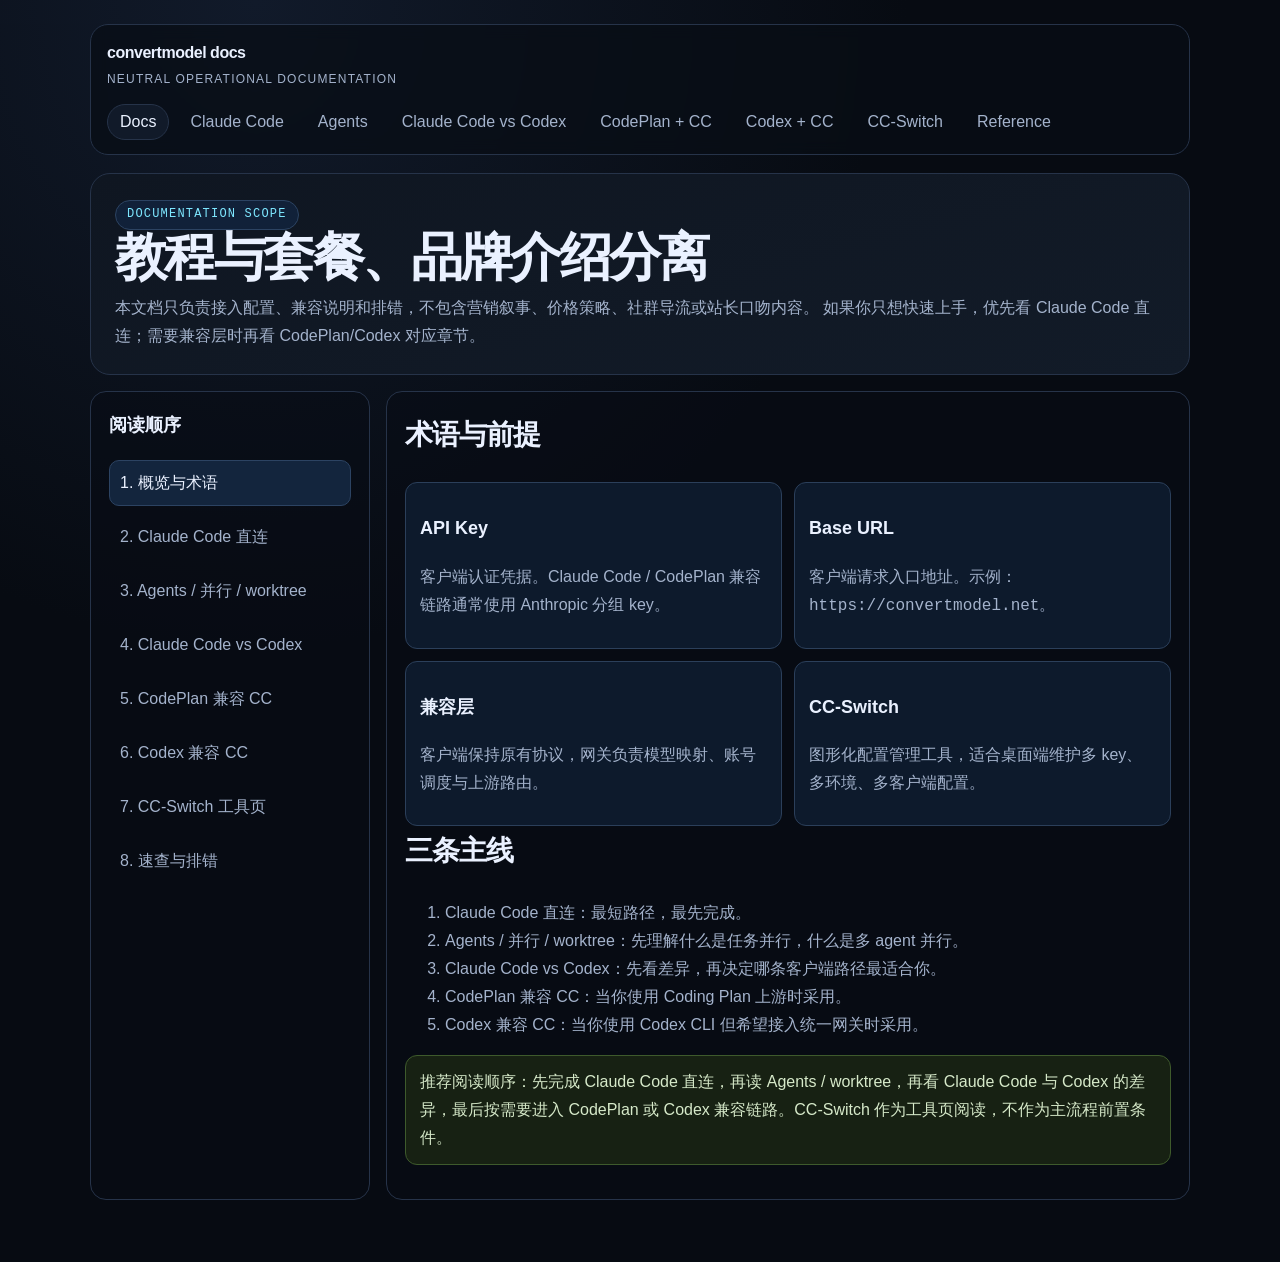
<file: index.html>
<!doctype html>
<html lang="zh-CN">
  <head>
    <meta charset="utf-8" />
    <meta http-equiv="refresh" content="0; url=./docs/" />
    <meta name="viewport" content="width=device-width, initial-scale=1" />
    <title>convertmodel docs</title>
  </head>
  <body>
    <p>Redirecting to <a href="./docs/">./docs/</a> ...</p>
  </body>
</html>
</file>
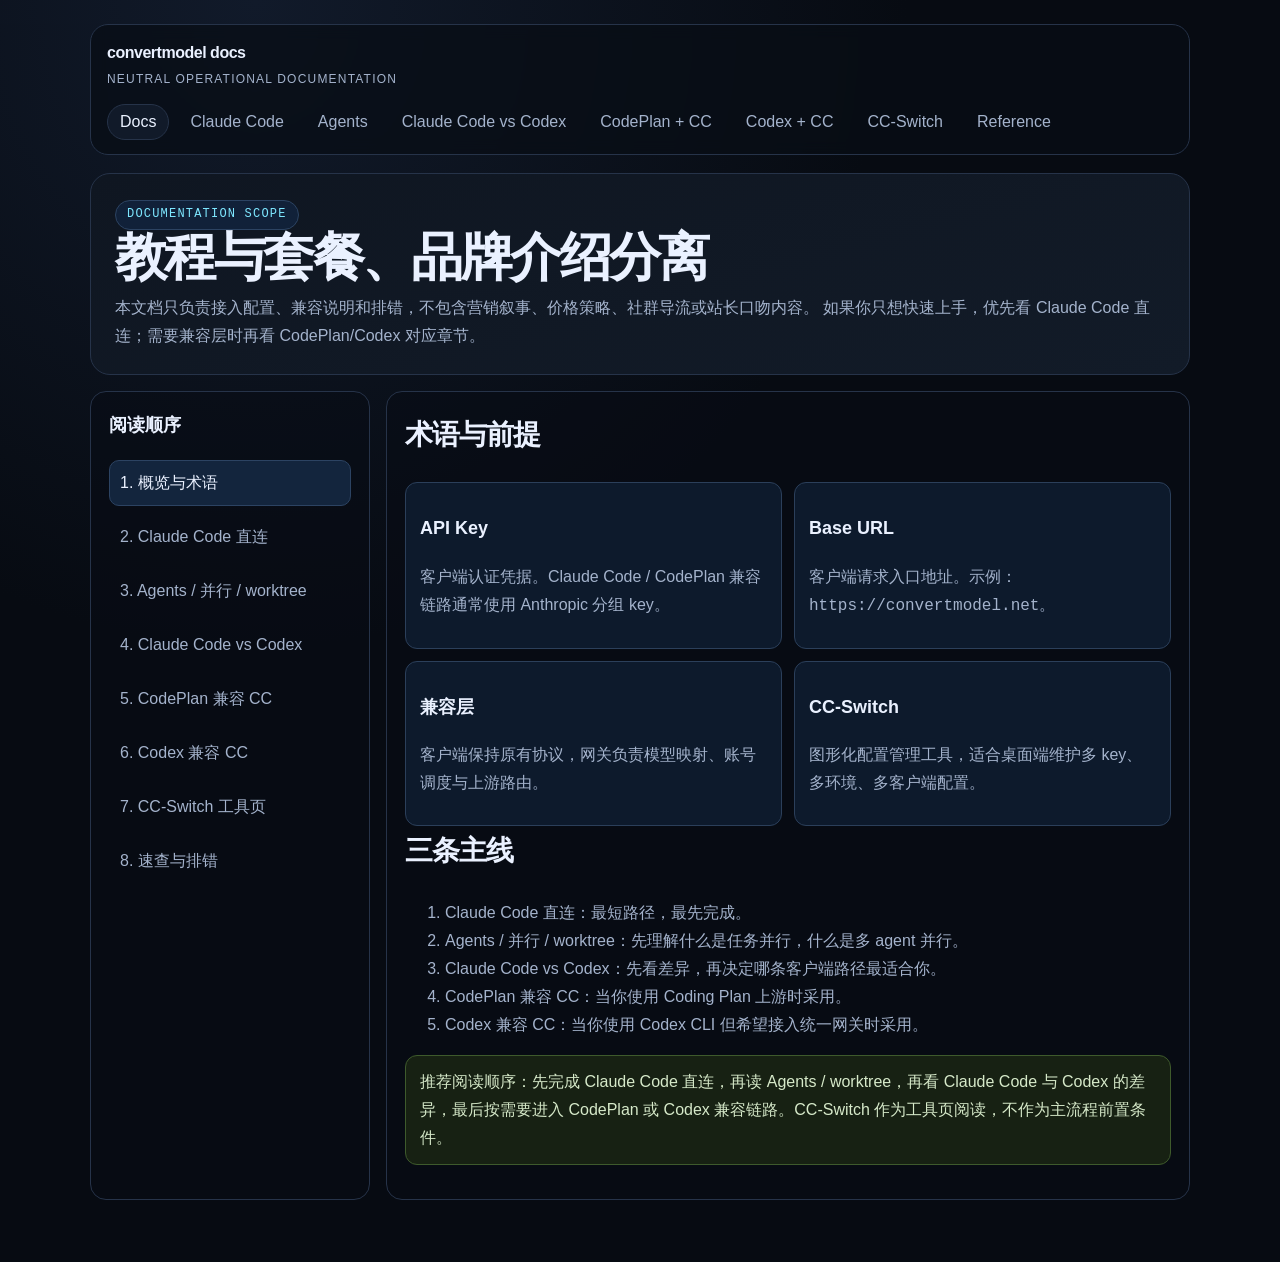
<file: docs/index.html>
<!doctype html>
<html lang="zh-CN">
  <head>
    <meta charset="utf-8" />
    <meta name="viewport" content="width=device-width, initial-scale=1" />
    <title>Docs / 概览</title>
    <link rel="stylesheet" href="../assets/styles.css" />
  </head>
  <body>
    <main class="wrap">
      <header class="top">
        <div class="brand">
          <strong>convertmodel docs</strong>
          <span>neutral operational documentation</span>
        </div>
        <nav class="nav">
          <a class="active" href="./">Docs</a>
          <a href="./claude-code/">Claude Code</a>
          <a href="./agents/">Agents</a>
          <a href="./claude-code-vs-codex/">Claude Code vs Codex</a>
          <a href="./codeplan-compatible-cc/">CodePlan + CC</a>
          <a href="./codex-compatible-cc/">Codex + CC</a>
          <a href="./cc-switch/">CC-Switch</a>
          <a href="./reference/">Reference</a>
        </nav>
      </header>

      <section class="hero">
        <div class="kicker">Documentation Scope</div>
        <h1>教程与套餐、品牌介绍分离</h1>
        <p class="sub">
          本文档只负责接入配置、兼容说明和排错，不包含营销叙事、价格策略、社群导流或站长口吻内容。
          如果你只想快速上手，优先看 Claude Code 直连；需要兼容层时再看 CodePlan/Codex 对应章节。
        </p>
      </section>

      <section class="grid">
        <aside class="toc">
          <h3>阅读顺序</h3>
          <ul>
            <li><a class="active" href="./">1. 概览与术语</a></li>
            <li><a href="./claude-code/">2. Claude Code 直连</a></li>
            <li><a href="./agents/">3. Agents / 并行 / worktree</a></li>
            <li><a href="./claude-code-vs-codex/">4. Claude Code vs Codex</a></li>
            <li><a href="./codeplan-compatible-cc/">5. CodePlan 兼容 CC</a></li>
            <li><a href="./codex-compatible-cc/">6. Codex 兼容 CC</a></li>
            <li><a href="./cc-switch/">7. CC-Switch 工具页</a></li>
            <li><a href="./reference/">8. 速查与排错</a></li>
          </ul>
        </aside>
        <article class="content">
          <h2>术语与前提</h2>
          <div class="split">
            <section class="box">
              <h3>API Key</h3>
              <p>客户端认证凭据。Claude Code / CodePlan 兼容链路通常使用 Anthropic 分组 key。</p>
            </section>
            <section class="box">
              <h3>Base URL</h3>
              <p>客户端请求入口地址。示例：<code>https://convertmodel.net</code>。</p>
            </section>
            <section class="box">
              <h3>兼容层</h3>
              <p>客户端保持原有协议，网关负责模型映射、账号调度与上游路由。</p>
            </section>
            <section class="box">
              <h3>CC-Switch</h3>
              <p>图形化配置管理工具，适合桌面端维护多 key、多环境、多客户端配置。</p>
            </section>
          </div>
          <h2>三条主线</h2>
          <ol>
            <li>Claude Code 直连：最短路径，最先完成。</li>
            <li>Agents / 并行 / worktree：先理解什么是任务并行，什么是多 agent 并行。</li>
            <li>Claude Code vs Codex：先看差异，再决定哪条客户端路径最适合你。</li>
            <li>CodePlan 兼容 CC：当你使用 Coding Plan 上游时采用。</li>
            <li>Codex 兼容 CC：当你使用 Codex CLI 但希望接入统一网关时采用。</li>
          </ol>
          <p class="note">
            推荐阅读顺序：先完成 Claude Code 直连，再读 Agents / worktree，再看 Claude Code 与 Codex 的差异，最后按需要进入 CodePlan 或 Codex 兼容链路。CC-Switch 作为工具页阅读，不作为主流程前置条件。
          </p>
        </article>
      </section>
    </main>
  </body>
</html>
</file>
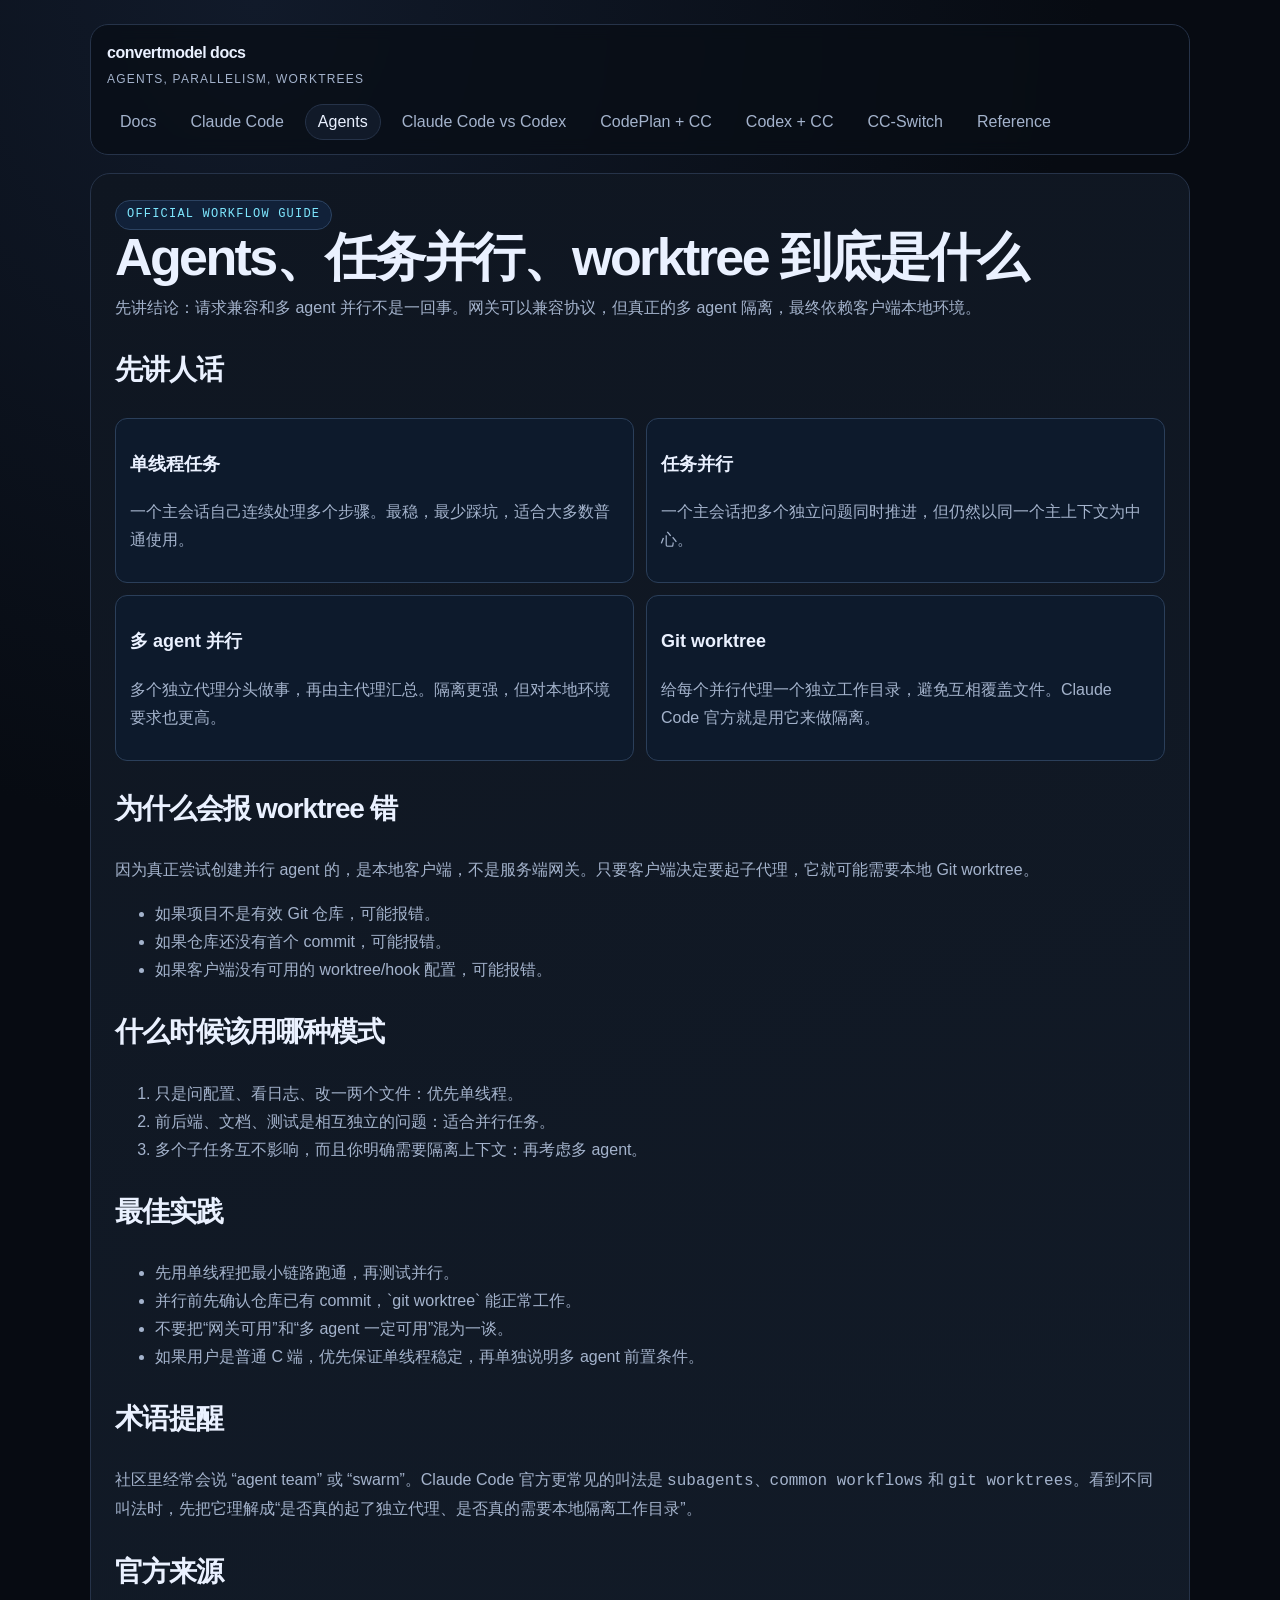
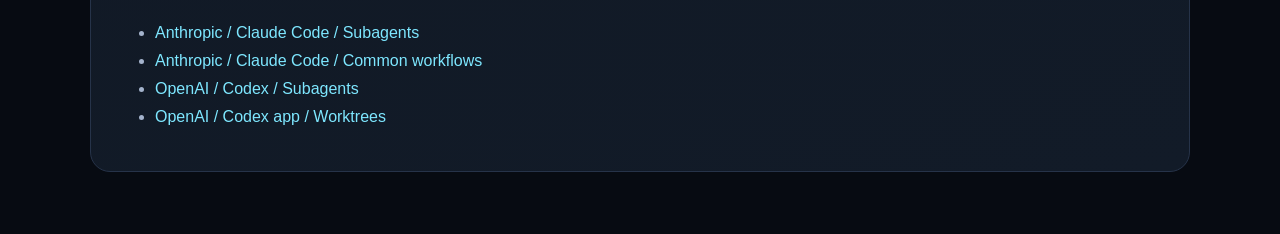
<file: docs/agents/index.html>
<!doctype html>
<html lang="zh-CN">
  <head>
    <meta charset="utf-8" />
    <meta name="viewport" content="width=device-width, initial-scale=1" />
    <title>Docs / Agents 与并行</title>
    <link rel="stylesheet" href="../../assets/styles.css" />
  </head>
  <body>
    <main class="wrap">
      <header class="top">
        <div class="brand">
          <strong>convertmodel docs</strong>
          <span>agents, parallelism, worktrees</span>
        </div>
        <nav class="nav">
          <a href="../">Docs</a>
          <a href="../claude-code/">Claude Code</a>
          <a class="active" href="../agents/">Agents</a>
          <a href="../claude-code-vs-codex/">Claude Code vs Codex</a>
          <a href="../codeplan-compatible-cc/">CodePlan + CC</a>
          <a href="../codex-compatible-cc/">Codex + CC</a>
          <a href="../cc-switch/">CC-Switch</a>
          <a href="../reference/">Reference</a>
        </nav>
      </header>

      <section class="panel">
        <div class="kicker">Official Workflow Guide</div>
        <h1>Agents、任务并行、worktree 到底是什么</h1>
        <p class="sub">
          先讲结论：请求兼容和多 agent 并行不是一回事。网关可以兼容协议，但真正的多 agent 隔离，最终依赖客户端本地环境。
        </p>

        <h2>先讲人话</h2>
        <div class="split">
          <section class="box">
            <h3>单线程任务</h3>
            <p>一个主会话自己连续处理多个步骤。最稳，最少踩坑，适合大多数普通使用。</p>
          </section>
          <section class="box">
            <h3>任务并行</h3>
            <p>一个主会话把多个独立问题同时推进，但仍然以同一个主上下文为中心。</p>
          </section>
          <section class="box">
            <h3>多 agent 并行</h3>
            <p>多个独立代理分头做事，再由主代理汇总。隔离更强，但对本地环境要求也更高。</p>
          </section>
          <section class="box">
            <h3>Git worktree</h3>
            <p>给每个并行代理一个独立工作目录，避免互相覆盖文件。Claude Code 官方就是用它来做隔离。</p>
          </section>
        </div>

        <h2>为什么会报 worktree 错</h2>
        <p>
          因为真正尝试创建并行 agent 的，是本地客户端，不是服务端网关。只要客户端决定要起子代理，它就可能需要本地 Git worktree。
        </p>
        <ul>
          <li>如果项目不是有效 Git 仓库，可能报错。</li>
          <li>如果仓库还没有首个 commit，可能报错。</li>
          <li>如果客户端没有可用的 worktree/hook 配置，可能报错。</li>
        </ul>

        <h2>什么时候该用哪种模式</h2>
        <ol>
          <li>只是问配置、看日志、改一两个文件：优先单线程。</li>
          <li>前后端、文档、测试是相互独立的问题：适合并行任务。</li>
          <li>多个子任务互不影响，而且你明确需要隔离上下文：再考虑多 agent。</li>
        </ol>

        <h2>最佳实践</h2>
        <ul>
          <li>先用单线程把最小链路跑通，再测试并行。</li>
          <li>并行前先确认仓库已有 commit，`git worktree` 能正常工作。</li>
          <li>不要把“网关可用”和“多 agent 一定可用”混为一谈。</li>
          <li>如果用户是普通 C 端，优先保证单线程稳定，再单独说明多 agent 前置条件。</li>
        </ul>

        <h2>术语提醒</h2>
        <p>
          社区里经常会说 “agent team” 或 “swarm”。Claude Code 官方更常见的叫法是 <code>subagents</code>、<code>common workflows</code> 和 <code>git worktrees</code>。看到不同叫法时，先把它理解成“是否真的起了独立代理、是否真的需要本地隔离工作目录”。
        </p>

        <h2>官方来源</h2>
        <ul>
          <li><a href="https://docs.anthropic.com/en/docs/claude-code/sub-agents">Anthropic / Claude Code / Subagents</a></li>
          <li><a href="https://docs.anthropic.com/en/docs/claude-code/common-workflows">Anthropic / Claude Code / Common workflows</a></li>
          <li><a href="https://developers.openai.com/codex/concepts/subagents">OpenAI / Codex / Subagents</a></li>
          <li><a href="https://developers.openai.com/codex/app/worktrees">OpenAI / Codex app / Worktrees</a></li>
        </ul>
      </section>
    </main>
  </body>
</html>
</file>
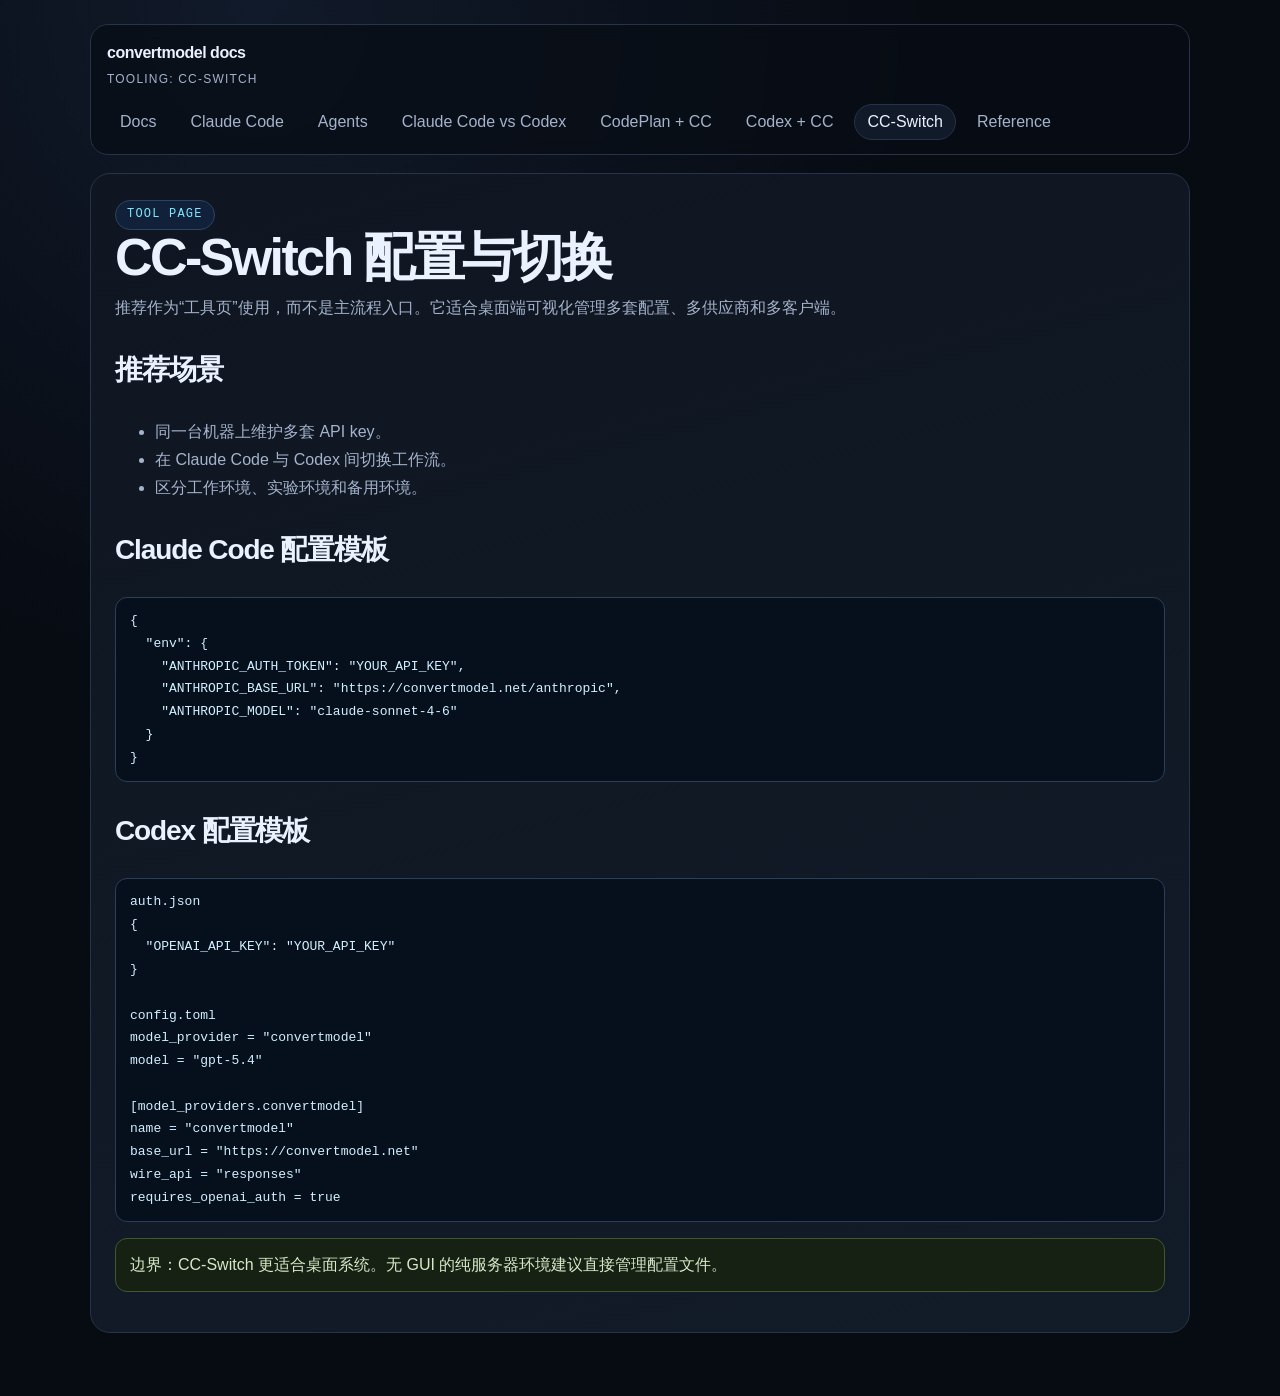
<file: docs/cc-switch/index.html>
<!doctype html>
<html lang="zh-CN">
  <head>
    <meta charset="utf-8" />
    <meta name="viewport" content="width=device-width, initial-scale=1" />
    <title>Docs / CC-Switch</title>
    <link rel="stylesheet" href="../../assets/styles.css" />
  </head>
  <body>
    <main class="wrap">
      <header class="top">
        <div class="brand">
          <strong>convertmodel docs</strong>
          <span>tooling: cc-switch</span>
        </div>
        <nav class="nav">
          <a href="../">Docs</a>
          <a href="../claude-code/">Claude Code</a>
          <a href="../agents/">Agents</a>
          <a href="../claude-code-vs-codex/">Claude Code vs Codex</a>
          <a href="../codeplan-compatible-cc/">CodePlan + CC</a>
          <a href="../codex-compatible-cc/">Codex + CC</a>
          <a class="active" href="../cc-switch/">CC-Switch</a>
          <a href="../reference/">Reference</a>
        </nav>
      </header>

      <section class="panel">
        <div class="kicker">Tool Page</div>
        <h1>CC-Switch 配置与切换</h1>
        <p class="sub">
          推荐作为“工具页”使用，而不是主流程入口。它适合桌面端可视化管理多套配置、多供应商和多客户端。
        </p>

        <h2>推荐场景</h2>
        <ul>
          <li>同一台机器上维护多套 API key。</li>
          <li>在 Claude Code 与 Codex 间切换工作流。</li>
          <li>区分工作环境、实验环境和备用环境。</li>
        </ul>

        <h2>Claude Code 配置模板</h2>
        <pre>{
  "env": {
    "ANTHROPIC_AUTH_TOKEN": "YOUR_API_KEY",
    "ANTHROPIC_BASE_URL": "https://convertmodel.net/anthropic",
    "ANTHROPIC_MODEL": "claude-sonnet-4-6"
  }
}</pre>

        <h2>Codex 配置模板</h2>
        <pre>auth.json
{
  "OPENAI_API_KEY": "YOUR_API_KEY"
}

config.toml
model_provider = "convertmodel"
model = "gpt-5.4"

[model_providers.convertmodel]
name = "convertmodel"
base_url = "https://convertmodel.net"
wire_api = "responses"
requires_openai_auth = true</pre>

        <p class="note">边界：CC-Switch 更适合桌面系统。无 GUI 的纯服务器环境建议直接管理配置文件。</p>
      </section>
    </main>
  </body>
</html>
</file>
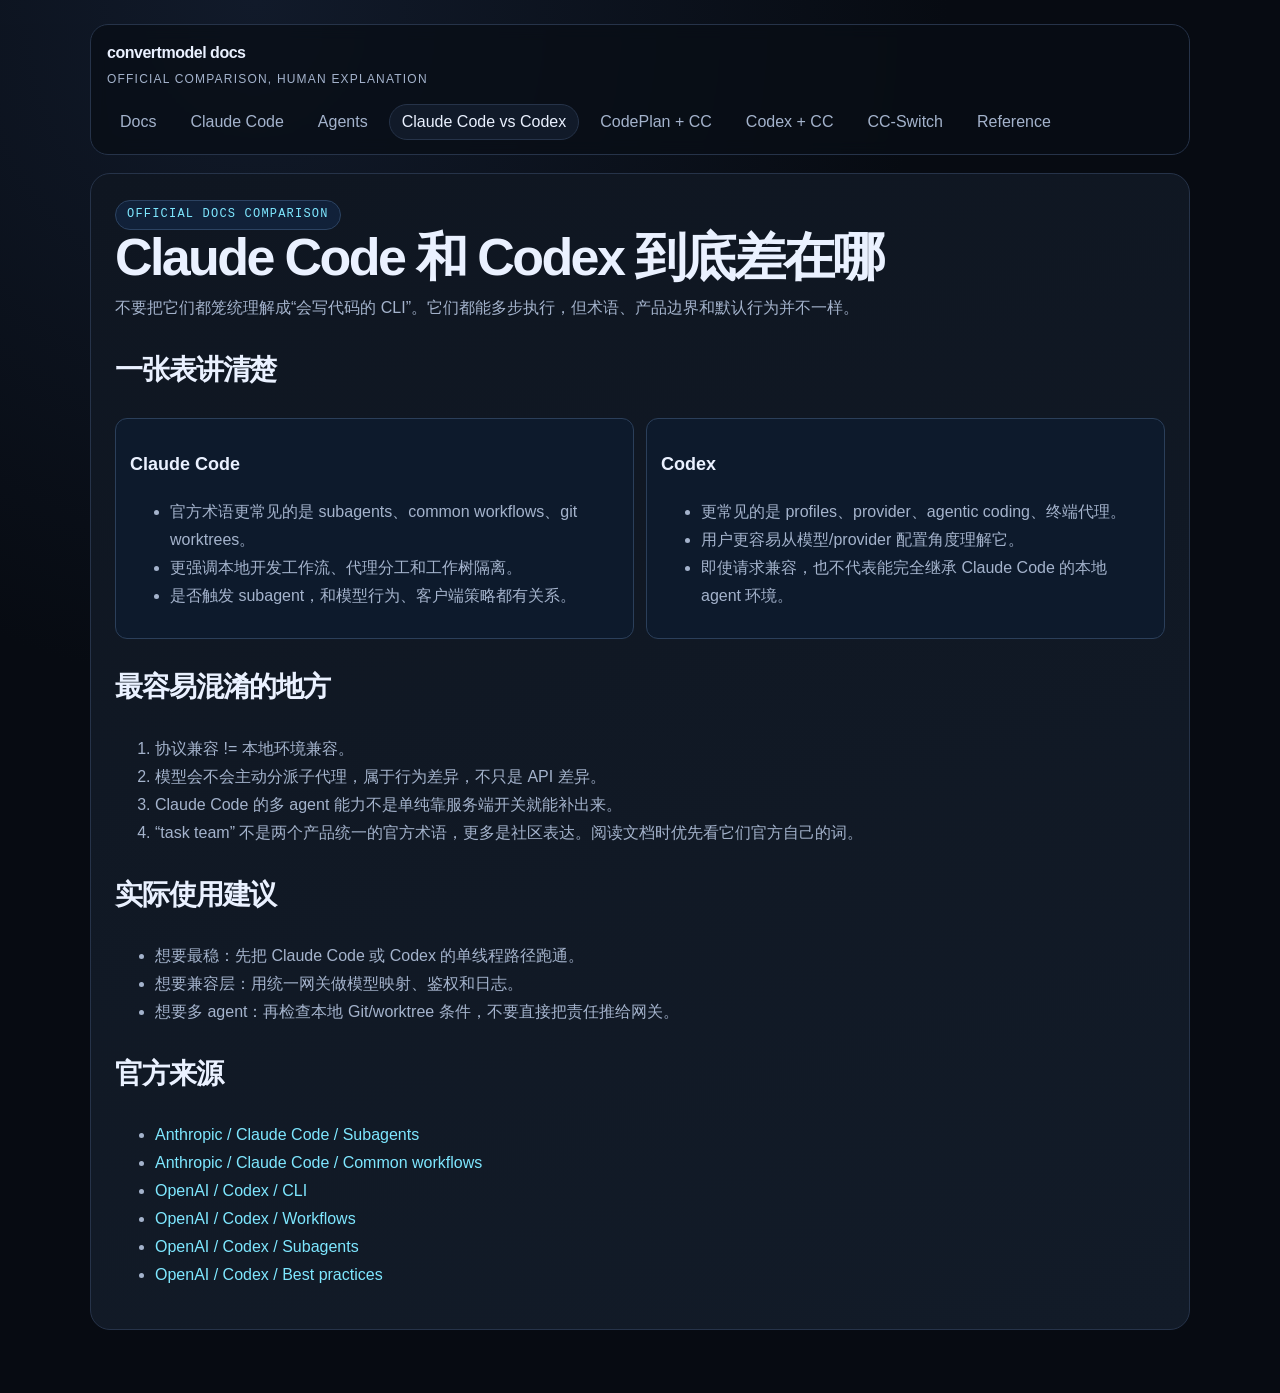
<file: docs/claude-code-vs-codex/index.html>
<!doctype html>
<html lang="zh-CN">
  <head>
    <meta charset="utf-8" />
    <meta name="viewport" content="width=device-width, initial-scale=1" />
    <title>Docs / Claude Code vs Codex</title>
    <link rel="stylesheet" href="../../assets/styles.css" />
  </head>
  <body>
    <main class="wrap">
      <header class="top">
        <div class="brand">
          <strong>convertmodel docs</strong>
          <span>official comparison, human explanation</span>
        </div>
        <nav class="nav">
          <a href="../">Docs</a>
          <a href="../claude-code/">Claude Code</a>
          <a href="../agents/">Agents</a>
          <a class="active" href="../claude-code-vs-codex/">Claude Code vs Codex</a>
          <a href="../codeplan-compatible-cc/">CodePlan + CC</a>
          <a href="../codex-compatible-cc/">Codex + CC</a>
          <a href="../cc-switch/">CC-Switch</a>
          <a href="../reference/">Reference</a>
        </nav>
      </header>

      <section class="panel">
        <div class="kicker">Official Docs Comparison</div>
        <h1>Claude Code 和 Codex 到底差在哪</h1>
        <p class="sub">
          不要把它们都笼统理解成“会写代码的 CLI”。它们都能多步执行，但术语、产品边界和默认行为并不一样。
        </p>

        <h2>一张表讲清楚</h2>
        <div class="split">
          <section class="box">
            <h3>Claude Code</h3>
            <ul>
              <li>官方术语更常见的是 subagents、common workflows、git worktrees。</li>
              <li>更强调本地开发工作流、代理分工和工作树隔离。</li>
              <li>是否触发 subagent，和模型行为、客户端策略都有关系。</li>
            </ul>
          </section>
          <section class="box">
            <h3>Codex</h3>
            <ul>
              <li>更常见的是 profiles、provider、agentic coding、终端代理。</li>
              <li>用户更容易从模型/provider 配置角度理解它。</li>
              <li>即使请求兼容，也不代表能完全继承 Claude Code 的本地 agent 环境。</li>
            </ul>
          </section>
        </div>

        <h2>最容易混淆的地方</h2>
        <ol>
          <li>协议兼容 != 本地环境兼容。</li>
          <li>模型会不会主动分派子代理，属于行为差异，不只是 API 差异。</li>
          <li>Claude Code 的多 agent 能力不是单纯靠服务端开关就能补出来。</li>
          <li>“task team” 不是两个产品统一的官方术语，更多是社区表达。阅读文档时优先看它们官方自己的词。</li>
        </ol>

        <h2>实际使用建议</h2>
        <ul>
          <li>想要最稳：先把 Claude Code 或 Codex 的单线程路径跑通。</li>
          <li>想要兼容层：用统一网关做模型映射、鉴权和日志。</li>
          <li>想要多 agent：再检查本地 Git/worktree 条件，不要直接把责任推给网关。</li>
        </ul>

        <h2>官方来源</h2>
        <ul>
          <li><a href="https://docs.anthropic.com/en/docs/claude-code/sub-agents">Anthropic / Claude Code / Subagents</a></li>
          <li><a href="https://docs.anthropic.com/en/docs/claude-code/common-workflows">Anthropic / Claude Code / Common workflows</a></li>
          <li><a href="https://developers.openai.com/codex/cli">OpenAI / Codex / CLI</a></li>
          <li><a href="https://developers.openai.com/codex/workflows">OpenAI / Codex / Workflows</a></li>
          <li><a href="https://developers.openai.com/codex/concepts/subagents">OpenAI / Codex / Subagents</a></li>
          <li><a href="https://developers.openai.com/codex/learn/best-practices">OpenAI / Codex / Best practices</a></li>
        </ul>
      </section>
    </main>
  </body>
</html>
</file>
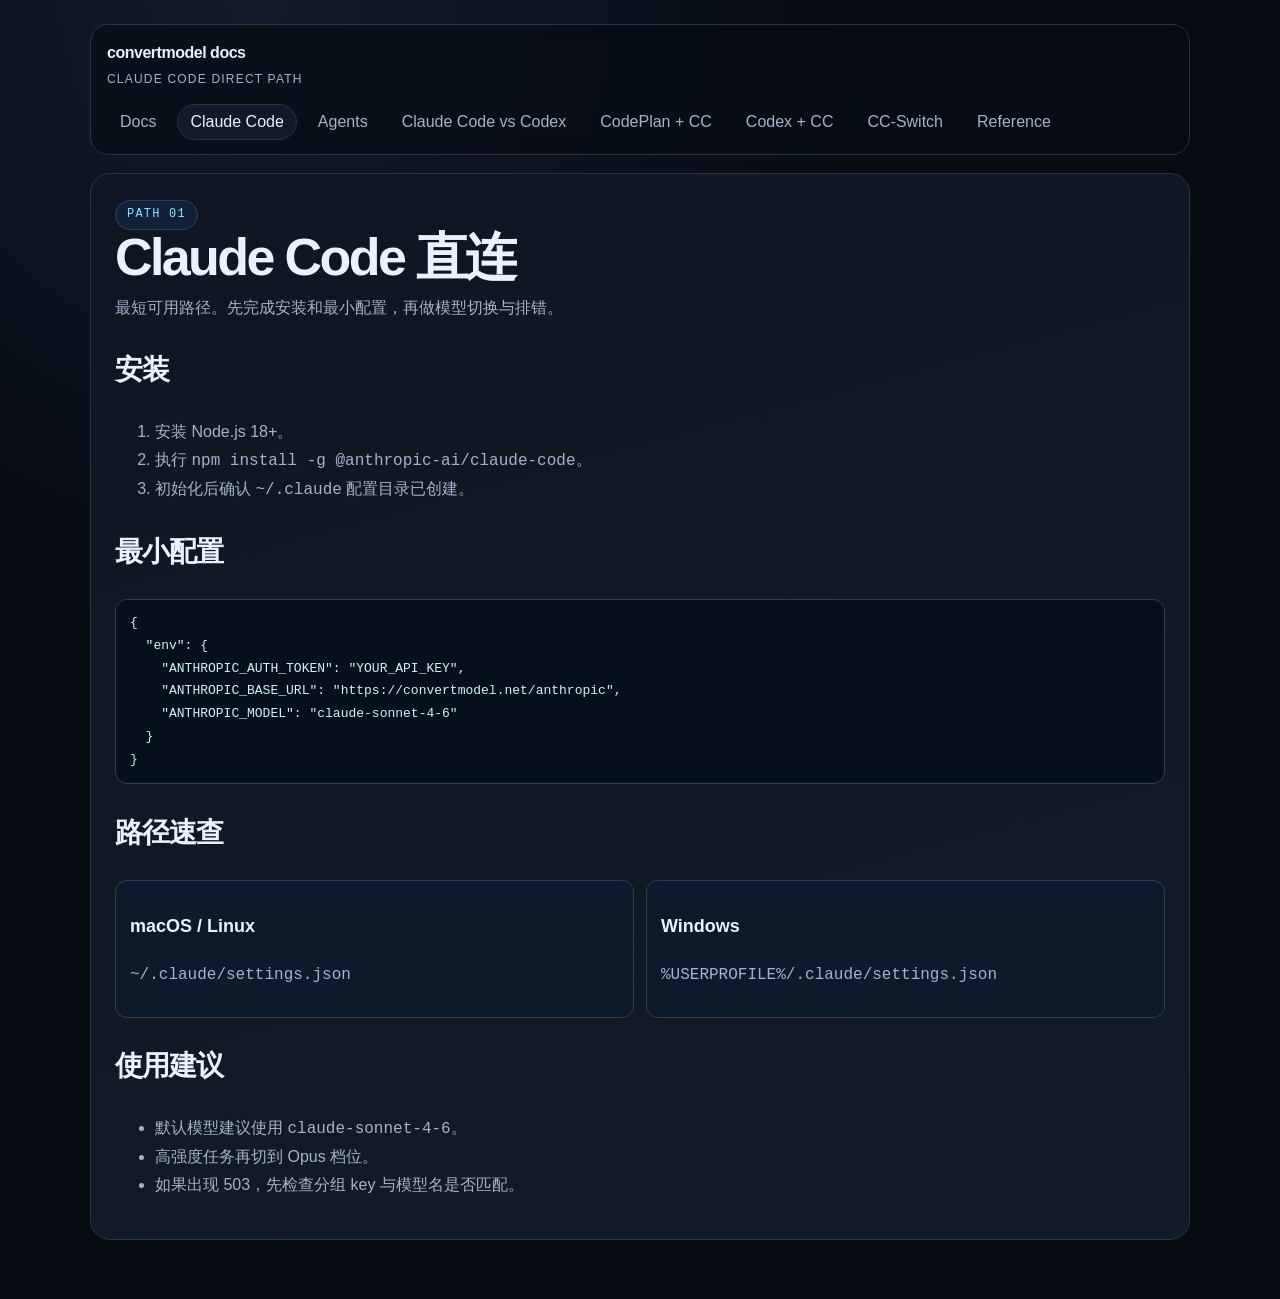
<file: docs/claude-code/index.html>
<!doctype html>
<html lang="zh-CN">
  <head>
    <meta charset="utf-8" />
    <meta name="viewport" content="width=device-width, initial-scale=1" />
    <title>Docs / Claude Code 直连</title>
    <link rel="stylesheet" href="../../assets/styles.css" />
  </head>
  <body>
    <main class="wrap">
      <header class="top">
        <div class="brand">
          <strong>convertmodel docs</strong>
          <span>claude code direct path</span>
        </div>
        <nav class="nav">
          <a href="../">Docs</a>
          <a class="active" href="../claude-code/">Claude Code</a>
          <a href="../agents/">Agents</a>
          <a href="../claude-code-vs-codex/">Claude Code vs Codex</a>
          <a href="../codeplan-compatible-cc/">CodePlan + CC</a>
          <a href="../codex-compatible-cc/">Codex + CC</a>
          <a href="../cc-switch/">CC-Switch</a>
          <a href="../reference/">Reference</a>
        </nav>
      </header>

      <section class="panel">
        <div class="kicker">Path 01</div>
        <h1>Claude Code 直连</h1>
        <p class="sub">最短可用路径。先完成安装和最小配置，再做模型切换与排错。</p>

        <h2>安装</h2>
        <ol>
          <li>安装 Node.js 18+。</li>
          <li>执行 <code>npm install -g @anthropic-ai/claude-code</code>。</li>
          <li>初始化后确认 <code>~/.claude</code> 配置目录已创建。</li>
        </ol>

        <h2>最小配置</h2>
        <pre>{
  "env": {
    "ANTHROPIC_AUTH_TOKEN": "YOUR_API_KEY",
    "ANTHROPIC_BASE_URL": "https://convertmodel.net/anthropic",
    "ANTHROPIC_MODEL": "claude-sonnet-4-6"
  }
}</pre>

        <h2>路径速查</h2>
        <div class="split">
          <section class="box">
            <h3>macOS / Linux</h3>
            <p><code>~/.claude/settings.json</code></p>
          </section>
          <section class="box">
            <h3>Windows</h3>
            <p><code>%USERPROFILE%/.claude/settings.json</code></p>
          </section>
        </div>

        <h2>使用建议</h2>
        <ul>
          <li>默认模型建议使用 <code>claude-sonnet-4-6</code>。</li>
          <li>高强度任务再切到 Opus 档位。</li>
          <li>如果出现 503，先检查分组 key 与模型名是否匹配。</li>
        </ul>
      </section>
    </main>
  </body>
</html>
</file>
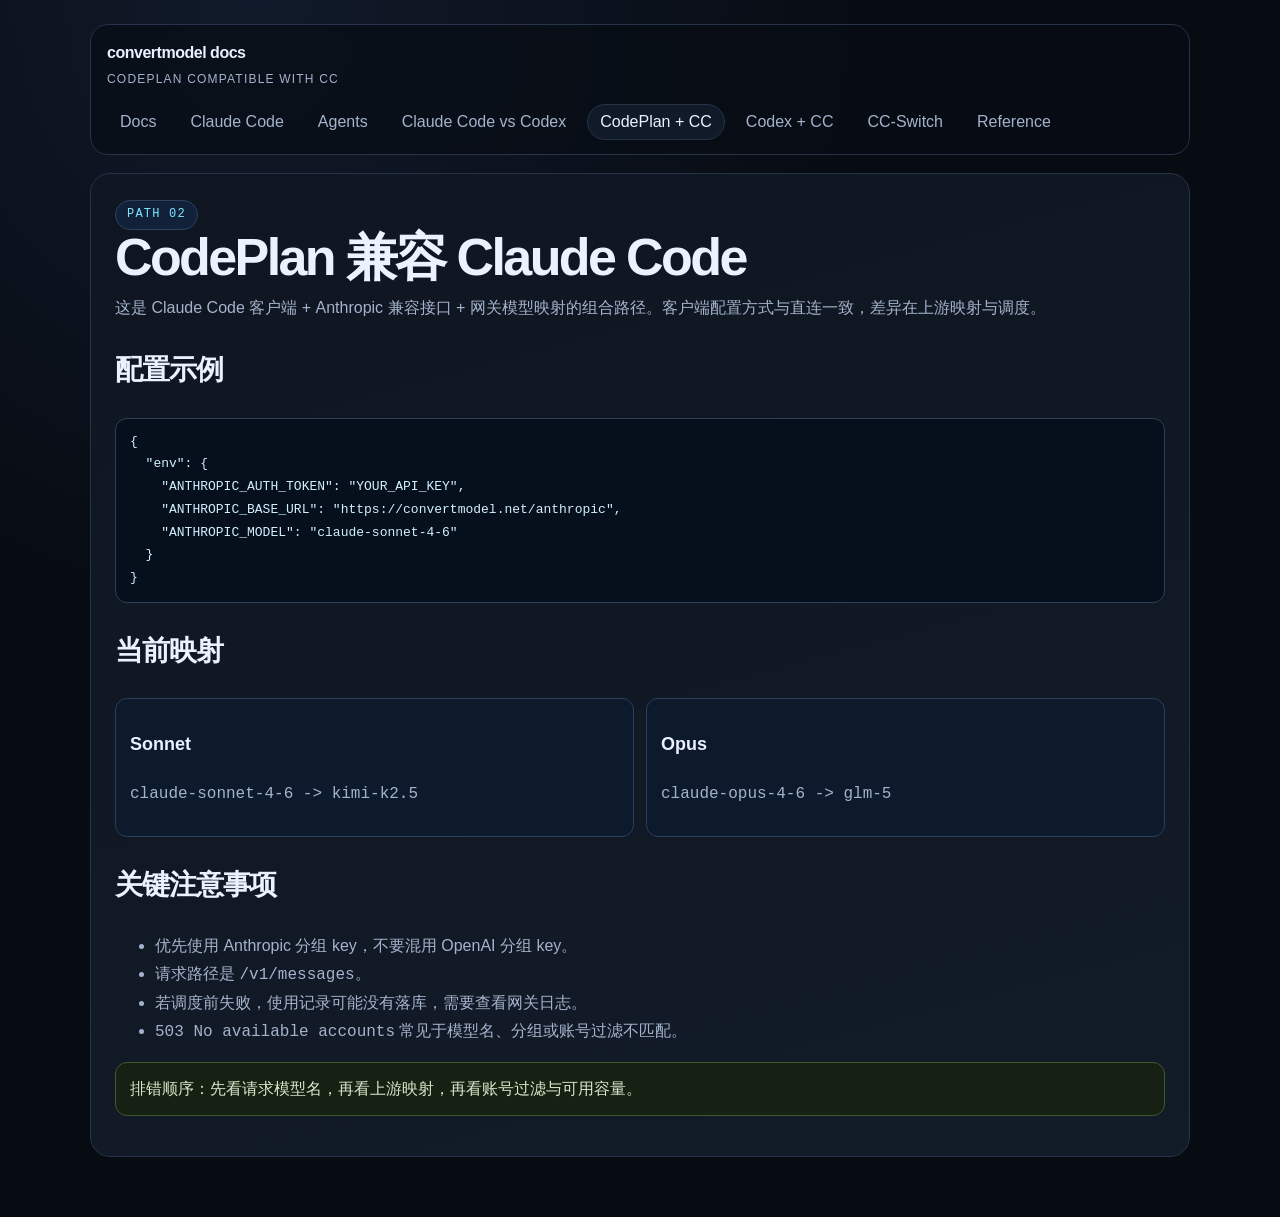
<file: docs/codeplan-compatible-cc/index.html>
<!doctype html>
<html lang="zh-CN">
  <head>
    <meta charset="utf-8" />
    <meta name="viewport" content="width=device-width, initial-scale=1" />
    <title>Docs / CodePlan 兼容 CC</title>
    <link rel="stylesheet" href="../../assets/styles.css" />
  </head>
  <body>
    <main class="wrap">
      <header class="top">
        <div class="brand">
          <strong>convertmodel docs</strong>
          <span>codeplan compatible with cc</span>
        </div>
        <nav class="nav">
          <a href="../">Docs</a>
          <a href="../claude-code/">Claude Code</a>
          <a href="../agents/">Agents</a>
          <a href="../claude-code-vs-codex/">Claude Code vs Codex</a>
          <a class="active" href="../codeplan-compatible-cc/">CodePlan + CC</a>
          <a href="../codex-compatible-cc/">Codex + CC</a>
          <a href="../cc-switch/">CC-Switch</a>
          <a href="../reference/">Reference</a>
        </nav>
      </header>

      <section class="panel">
        <div class="kicker">Path 02</div>
        <h1>CodePlan 兼容 Claude Code</h1>
        <p class="sub">
          这是 Claude Code 客户端 + Anthropic 兼容接口 + 网关模型映射的组合路径。客户端配置方式与直连一致，差异在上游映射与调度。
        </p>

        <h2>配置示例</h2>
        <pre>{
  "env": {
    "ANTHROPIC_AUTH_TOKEN": "YOUR_API_KEY",
    "ANTHROPIC_BASE_URL": "https://convertmodel.net/anthropic",
    "ANTHROPIC_MODEL": "claude-sonnet-4-6"
  }
}</pre>

        <h2>当前映射</h2>
        <div class="split">
          <section class="box">
            <h3>Sonnet</h3>
            <p><code>claude-sonnet-4-6 -> kimi-k2.5</code></p>
          </section>
          <section class="box">
            <h3>Opus</h3>
            <p><code>claude-opus-4-6 -> glm-5</code></p>
          </section>
        </div>

        <h2>关键注意事项</h2>
        <ul>
          <li>优先使用 Anthropic 分组 key，不要混用 OpenAI 分组 key。</li>
          <li>请求路径是 <code>/v1/messages</code>。</li>
          <li>若调度前失败，使用记录可能没有落库，需要查看网关日志。</li>
          <li><code>503 No available accounts</code> 常见于模型名、分组或账号过滤不匹配。</li>
        </ul>

        <p class="note">排错顺序：先看请求模型名，再看上游映射，再看账号过滤与可用容量。</p>
      </section>
    </main>
  </body>
</html>
</file>
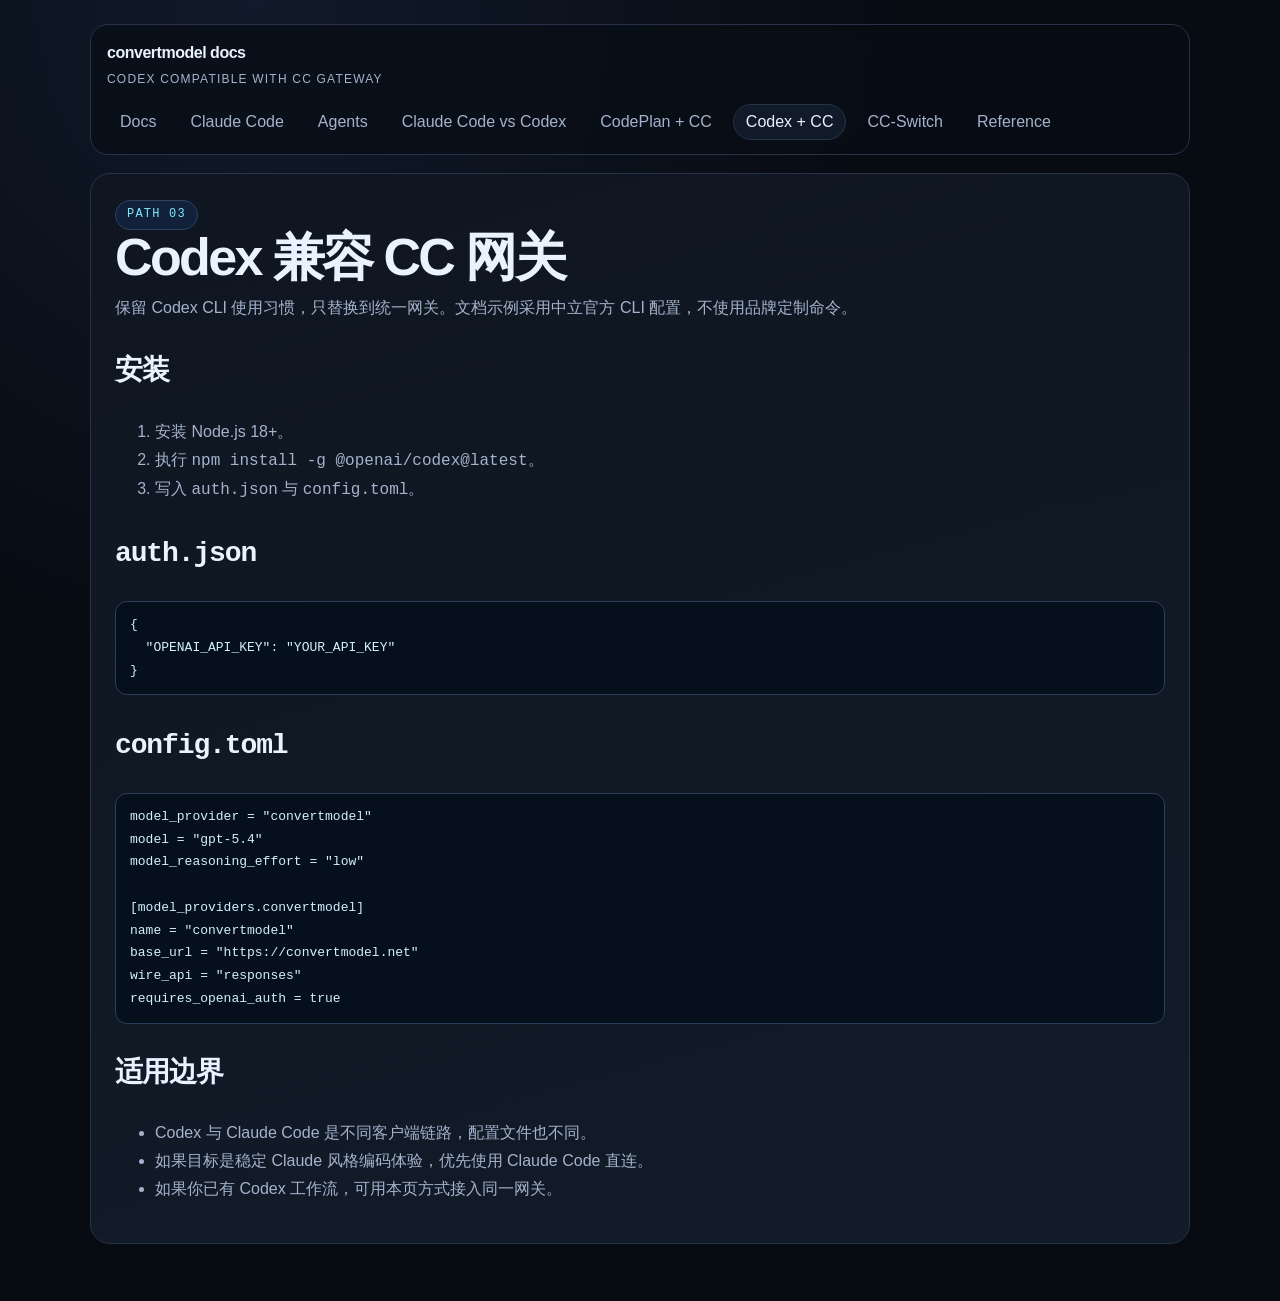
<file: docs/codex-compatible-cc/index.html>
<!doctype html>
<html lang="zh-CN">
  <head>
    <meta charset="utf-8" />
    <meta name="viewport" content="width=device-width, initial-scale=1" />
    <title>Docs / Codex 兼容 CC</title>
    <link rel="stylesheet" href="../../assets/styles.css" />
  </head>
  <body>
    <main class="wrap">
      <header class="top">
        <div class="brand">
          <strong>convertmodel docs</strong>
          <span>codex compatible with cc gateway</span>
        </div>
        <nav class="nav">
          <a href="../">Docs</a>
          <a href="../claude-code/">Claude Code</a>
          <a href="../agents/">Agents</a>
          <a href="../claude-code-vs-codex/">Claude Code vs Codex</a>
          <a href="../codeplan-compatible-cc/">CodePlan + CC</a>
          <a class="active" href="../codex-compatible-cc/">Codex + CC</a>
          <a href="../cc-switch/">CC-Switch</a>
          <a href="../reference/">Reference</a>
        </nav>
      </header>

      <section class="panel">
        <div class="kicker">Path 03</div>
        <h1>Codex 兼容 CC 网关</h1>
        <p class="sub">保留 Codex CLI 使用习惯，只替换到统一网关。文档示例采用中立官方 CLI 配置，不使用品牌定制命令。</p>

        <h2>安装</h2>
        <ol>
          <li>安装 Node.js 18+。</li>
          <li>执行 <code>npm install -g @openai/codex@latest</code>。</li>
          <li>写入 <code>auth.json</code> 与 <code>config.toml</code>。</li>
        </ol>

        <h2><code>auth.json</code></h2>
        <pre>{
  "OPENAI_API_KEY": "YOUR_API_KEY"
}</pre>

        <h2><code>config.toml</code></h2>
        <pre>model_provider = "convertmodel"
model = "gpt-5.4"
model_reasoning_effort = "low"

[model_providers.convertmodel]
name = "convertmodel"
base_url = "https://convertmodel.net"
wire_api = "responses"
requires_openai_auth = true</pre>

        <h2>适用边界</h2>
        <ul>
          <li>Codex 与 Claude Code 是不同客户端链路，配置文件也不同。</li>
          <li>如果目标是稳定 Claude 风格编码体验，优先使用 Claude Code 直连。</li>
          <li>如果你已有 Codex 工作流，可用本页方式接入同一网关。</li>
        </ul>
      </section>
    </main>
  </body>
</html>
</file>
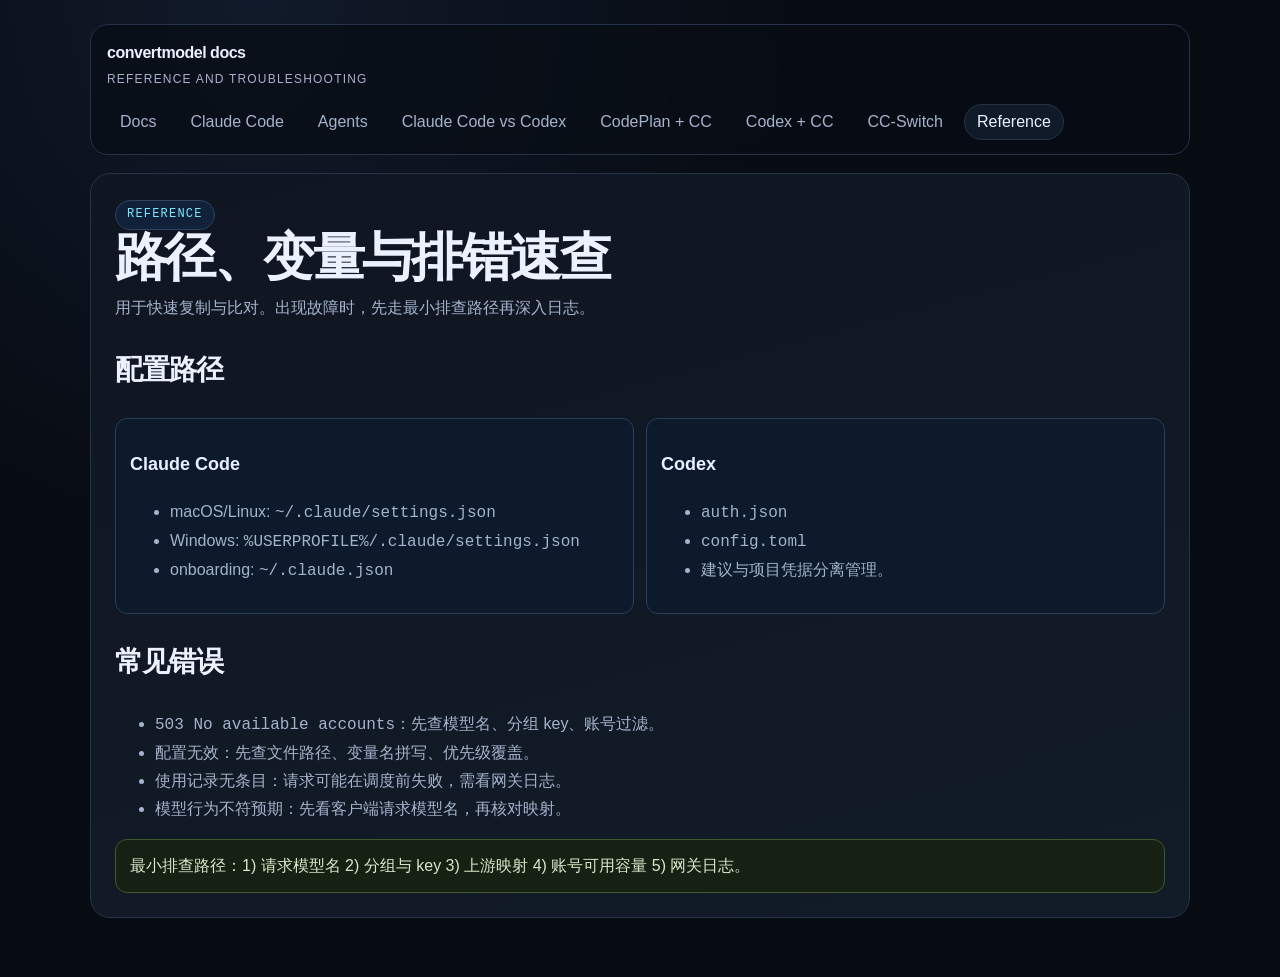
<file: docs/reference/index.html>
<!doctype html>
<html lang="zh-CN">
  <head>
    <meta charset="utf-8" />
    <meta name="viewport" content="width=device-width, initial-scale=1" />
    <title>Docs / Reference</title>
    <link rel="stylesheet" href="../../assets/styles.css" />
  </head>
  <body>
    <main class="wrap">
      <header class="top">
        <div class="brand">
          <strong>convertmodel docs</strong>
          <span>reference and troubleshooting</span>
        </div>
        <nav class="nav">
          <a href="../">Docs</a>
          <a href="../claude-code/">Claude Code</a>
          <a href="../agents/">Agents</a>
          <a href="../claude-code-vs-codex/">Claude Code vs Codex</a>
          <a href="../codeplan-compatible-cc/">CodePlan + CC</a>
          <a href="../codex-compatible-cc/">Codex + CC</a>
          <a href="../cc-switch/">CC-Switch</a>
          <a class="active" href="../reference/">Reference</a>
        </nav>
      </header>

      <section class="panel">
        <div class="kicker">Reference</div>
        <h1>路径、变量与排错速查</h1>
        <p class="sub">用于快速复制与比对。出现故障时，先走最小排查路径再深入日志。</p>

        <h2>配置路径</h2>
        <div class="split">
          <section class="box">
            <h3>Claude Code</h3>
            <ul>
              <li>macOS/Linux: <code>~/.claude/settings.json</code></li>
              <li>Windows: <code>%USERPROFILE%/.claude/settings.json</code></li>
              <li>onboarding: <code>~/.claude.json</code></li>
            </ul>
          </section>
          <section class="box">
            <h3>Codex</h3>
            <ul>
              <li><code>auth.json</code></li>
              <li><code>config.toml</code></li>
              <li>建议与项目凭据分离管理。</li>
            </ul>
          </section>
        </div>

        <h2>常见错误</h2>
        <ul>
          <li><code>503 No available accounts</code>：先查模型名、分组 key、账号过滤。</li>
          <li>配置无效：先查文件路径、变量名拼写、优先级覆盖。</li>
          <li>使用记录无条目：请求可能在调度前失败，需看网关日志。</li>
          <li>模型行为不符预期：先看客户端请求模型名，再核对映射。</li>
        </ul>

        <div class="note">
          最小排查路径：1) 请求模型名 2) 分组与 key 3) 上游映射 4) 账号可用容量 5) 网关日志。
        </div>
      </section>
    </main>
  </body>
</html>
</file>
<file: assets/styles.css>
:root {
  color-scheme: dark;
  --bg: #070b12;
  --panel: #0f1621;
  --panel-2: #121b28;
  --text: #eaf1ff;
  --muted: #a4b3cc;
  --line: #263349;
  --accent: #7ee7ff;
  --mono: "IBM Plex Mono", "SFMono-Regular", Menlo, Consolas, monospace;
  --sans: "Space Grotesk", "Segoe UI", Arial, sans-serif;
}

* {
  box-sizing: border-box;
}

html,
body {
  margin: 0;
  padding: 0;
  background: radial-gradient(circle at 20% 0%, #111a2a, var(--bg) 40%);
  color: var(--text);
  font-family: var(--sans);
  line-height: 1.75;
}

a {
  color: var(--accent);
  text-decoration: none;
}

.wrap {
  width: min(1100px, calc(100% - 32px));
  margin: 24px auto 64px;
}

.top {
  border: 1px solid var(--line);
  border-radius: 18px;
  background: rgba(9, 14, 22, 0.75);
  backdrop-filter: blur(8px);
  padding: 14px 16px;
  display: flex;
  gap: 14px;
  flex-wrap: wrap;
  align-items: center;
  justify-content: space-between;
}

.brand {
  display: flex;
  flex-direction: column;
  gap: 2px;
}

.brand strong {
  letter-spacing: -0.03em;
}

.brand span {
  color: var(--muted);
  font-size: 12px;
  text-transform: uppercase;
  letter-spacing: 0.1em;
}

.nav {
  display: flex;
  gap: 8px;
  flex-wrap: wrap;
}

.nav a {
  color: var(--muted);
  border: 1px solid transparent;
  border-radius: 999px;
  min-height: 36px;
  padding: 0 12px;
  display: inline-flex;
  align-items: center;
}

.nav a.active,
.nav a:hover {
  color: var(--text);
  border-color: var(--line);
  background: #111a29;
}

.hero,
.panel {
  margin-top: 18px;
  border: 1px solid var(--line);
  border-radius: 20px;
  background: linear-gradient(165deg, var(--panel), var(--panel-2));
  padding: 24px;
}

.hero h1,
.panel h1 {
  margin: 0 0 10px;
  font-size: clamp(32px, 5vw, 52px);
  line-height: 1.05;
  letter-spacing: -0.05em;
}

.kicker {
  display: inline-flex;
  align-items: center;
  min-height: 30px;
  border-radius: 999px;
  border: 1px solid #2c4362;
  background: #112139;
  color: var(--accent);
  padding: 0 11px;
  font-size: 12px;
  text-transform: uppercase;
  letter-spacing: 0.1em;
  font-family: var(--mono);
}

.sub {
  color: var(--muted);
  margin: 0;
}

.grid {
  display: grid;
  grid-template-columns: 280px 1fr;
  gap: 16px;
  margin-top: 16px;
}

.toc,
.content {
  border: 1px solid var(--line);
  border-radius: 16px;
  background: rgba(8, 12, 20, 0.55);
  padding: 18px;
}

.toc h3,
.content h2 {
  margin-top: 0;
}

.toc ul {
  list-style: none;
  padding: 0;
  margin: 10px 0 0;
}

.toc li + li {
  margin-top: 8px;
}

.toc a {
  display: block;
  padding: 8px 10px;
  border-radius: 10px;
  color: var(--muted);
  border: 1px solid transparent;
}

.toc a.active,
.toc a:hover {
  color: var(--text);
  border-color: #2c4362;
  background: #13253d;
}

h2 {
  font-size: 28px;
  letter-spacing: -0.04em;
}

h3 {
  font-size: 18px;
}

p,
li {
  color: var(--muted);
}

code,
pre {
  font-family: var(--mono);
}

pre {
  margin: 10px 0 0;
  border: 1px solid #2b3f5a;
  border-radius: 12px;
  background: #06101d;
  color: #d3efff;
  padding: 12px 14px;
  overflow: auto;
  font-size: 13px;
}

.box {
  border: 1px solid #2b3f5a;
  border-radius: 12px;
  padding: 12px 14px;
  background: #0d1a2c;
}

.note {
  border: 1px solid #3e5a2c;
  background: #172113;
  color: #d6e9c9;
  border-radius: 12px;
  padding: 12px 14px;
}

.split {
  display: grid;
  grid-template-columns: 1fr 1fr;
  gap: 12px;
}

@media (max-width: 900px) {
  .grid,
  .split {
    grid-template-columns: 1fr;
  }
}
</file>
